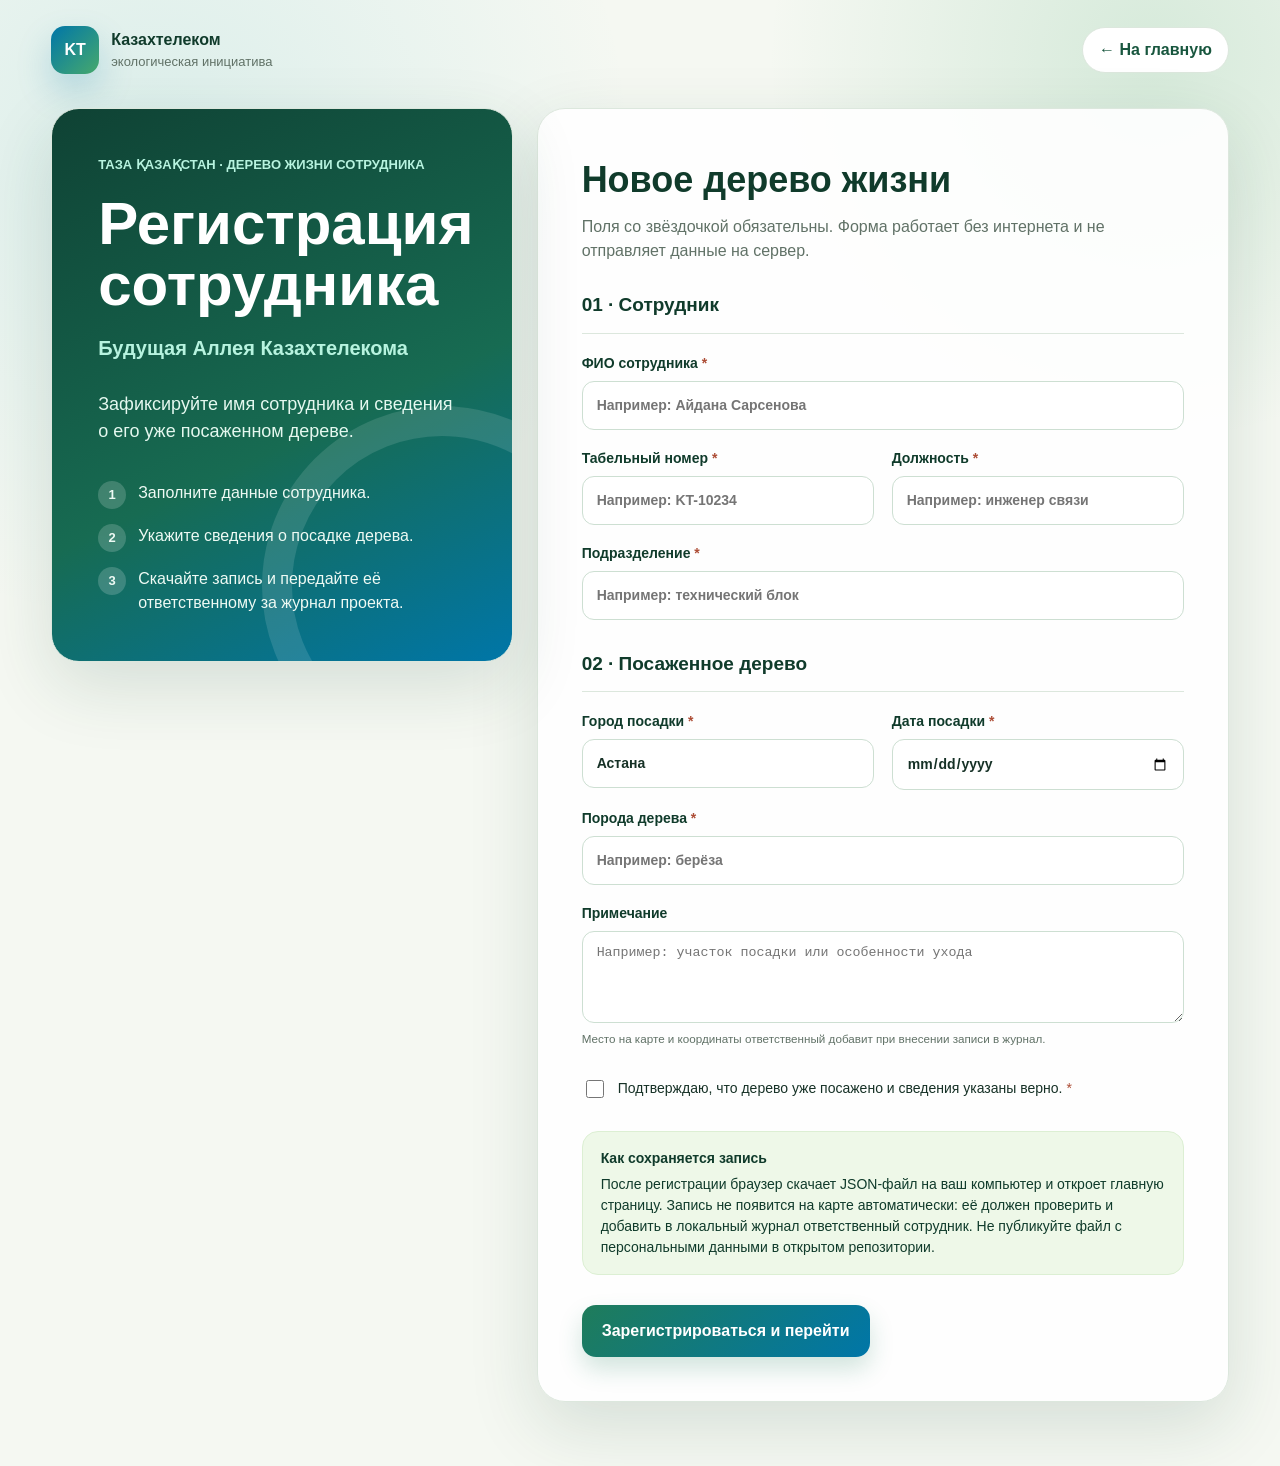
<file: index.html>
<!doctype html>
<html lang="ru">
  <head>
    <meta charset="utf-8" />
    <meta name="viewport" content="width=device-width, initial-scale=1" />
    <title>Дерево жизни сотрудника | Казахтелеком</title>
    <meta
      name="description"
      content="Локальный внутренний сайт проекта «Дерево жизни сотрудника» для Будущей Аллеи Казахтелекома."
    />
    <script>
      (() => {
        const registrationKey = "kt-tree-alley-registered-v1";
        let registered = new URLSearchParams(window.location.search).get("registered") === "1";
        try {
          if (registered) {
            localStorage.setItem(registrationKey, "1");
          } else {
            registered = localStorage.getItem(registrationKey) === "1";
          }
        } catch (error) {
          // При открытии через file:// хранилище может быть недоступно.
        }
        if (!registered) window.location.replace("register.html");
      })();
    </script>
    <link rel="stylesheet" href="style.css" />
  </head>
  <body>
    <div class="app-shell">
      <header class="hero">
        <nav class="topbar" aria-label="Главная навигация">
          <a class="brand" href="#top" aria-label="Казахтелеком, Дерево жизни сотрудника">
            <span class="brand-mark">KT</span>
            <span>
              <span class="brand-name">Казахтелеком</span>
              <span class="brand-caption">экологическая инициатива</span>
            </span>
          </a>

          <div class="nav-actions">
            <a href="#map">Карта</a>
            <a href="#journal">Журнал</a>
            <a href="#stats">Статистика</a>
            <a class="nav-register" href="register.html">Регистрация</a>
          </div>
        </nav>

        <section id="top" class="hero-grid">
          <div class="hero-copy">
            <p class="eyebrow">Таза Қазақстан · корпоративная культура · молодые сотрудники</p>
            <h1>Дерево жизни сотрудника</h1>
            <p class="subtitle">Будущая Аллея Казахтелекома</p>
            <p class="hero-text">
              Каждый новый сотрудник до 35 лет высаживает именное дерево как символ
              начала своего пути в компании. Со временем эти деревья складываются в
              живую карту вклада Казахтелекома в озеленение городов Казахстана.
            </p>

            <div class="hero-actions">
              <a class="primary-action" href="#login">Найти свое дерево</a>
              <a class="secondary-action" href="#map">Открыть генплан</a>
            </div>
          </div>

          <aside class="login-card" id="login" aria-labelledby="login-title">
            <div class="section-heading compact">
              <span class="leaf-dot"></span>
              <div>
                <h2 id="login-title">Вход сотрудника</h2>
                <p>Введите ФИО и табельный номер, чтобы открыть свое дерево.</p>
              </div>
            </div>

            <form id="loginForm" class="login-form">
              <label>
                <span>ФИО</span>
                <input id="fullNameInput" type="text" autocomplete="name" placeholder="Например: Айдана Сарсенова" />
              </label>

              <label>
                <span>Табельный номер</span>
                <input id="employeeNumberInput" type="text" autocomplete="off" placeholder="Например: KT-10234" />
              </label>

              <button type="submit">Показать мое дерево</button>
              <p id="loginMessage" class="form-message" role="status"></p>
            </form>
          </aside>
        </section>
      </header>

      <main>
        <section class="metrics" id="stats" aria-label="Статистика проекта">
          <article>
            <span id="totalTrees">0</span>
            <p>посаженных деревьев</p>
          </article>
          <article>
            <span id="totalCities">0</span>
            <p>города в проекте</p>
          </article>
          <article>
            <span id="totalDepartments">0</span>
            <p>подразделений</p>
          </article>
          <article>
            <span id="currentYearTrees">0</span>
            <p>посадок в 2026 году</p>
          </article>
        </section>

        <section class="workspace" id="map">
          <div class="workspace-header">
            <div class="section-heading">
              <span class="leaf-dot"></span>
              <div>
                <h2>Генеральный план аллеи</h2>
                <p>Локальная карта Астаны и будущая 3D-аллея с именными деревьями сотрудников.</p>
              </div>
            </div>

            <div class="view-toggle" role="tablist" aria-label="Переключение вида">
              <button class="active" type="button" data-view="plan" role="tab" aria-selected="true">План</button>
              <button type="button" data-view="alley" role="tab" aria-selected="false">3D-аллея</button>
            </div>
          </div>

          <div class="map-layout">
            <div class="map-panel active" id="planView">
              <img class="plan-image" src="assets/maps/astana-plan.svg" alt="Схема будущей Аллеи Казахтелекома в Астане" />
              <div id="treeLayer" class="tree-layer" aria-label="Именные деревья на карте"></div>
            </div>

            <div class="alley-panel" id="alleyView" aria-label="Условная 3D-аллея">
              <div class="sun"></div>
              <div class="alley-road"></div>
              <div id="alleyTrees" class="alley-trees"></div>
            </div>

            <aside class="tree-card" id="treeCard" aria-live="polite">
              <p class="card-kicker">Выберите дерево</p>
              <h3>Дерево жизни сотрудника</h3>
              <p class="empty-card">Нажмите на дерево на плане или найдите сотрудника через вход.</p>
            </aside>
          </div>
        </section>

        <section class="journal-section" id="journal">
          <div class="section-heading">
            <span class="leaf-dot"></span>
            <div>
              <h2>Журнал проекта</h2>
              <p>Все данные берутся из локального файла. Записи можно расширять вручную.</p>
            </div>
          </div>

          <div class="filters" aria-label="Фильтры журнала">
            <label>
              <span>Поиск</span>
              <input id="searchInput" type="search" placeholder="ФИО, табельный номер, должность" />
            </label>
            <label>
              <span>Город</span>
              <select id="cityFilter"></select>
            </label>
            <label>
              <span>Год</span>
              <select id="yearFilter"></select>
            </label>
            <label>
              <span>Подразделение</span>
              <select id="departmentFilter"></select>
            </label>
          </div>

          <div class="table-wrap">
            <table>
              <thead>
                <tr>
                  <th>ФИО</th>
                  <th>Табельный номер</th>
                  <th>Должность</th>
                  <th>Город</th>
                  <th>Период</th>
                  <th>Дерево</th>
                </tr>
              </thead>
              <tbody id="journalBody"></tbody>
            </table>
          </div>
        </section>

        <section class="future-section">
          <div>
            <p class="eyebrow">Будущее масштабирование</p>
            <h2>От Астаны к карте Казахстана</h2>
            <p>
              Первый этап показывает посадки в Астане. Следующие версии смогут добавлять
              города, филиалы и региональные аллеи, чтобы собрать единую национальную
              карту корпоративного озеленения Казахтелекома.
            </p>
          </div>
          <div class="kazakhstan-map" aria-label="Схема масштабирования по Казахстану">
            <span>Астана</span>
            <span>Алматы</span>
            <span>Шымкент</span>
            <span>Караганда</span>
            <span>Актобе</span>
          </div>
        </section>
      </main>
    </div>

    <script src="data/trees.js"></script>
    <script src="script.js"></script>
  </body>
</html>
</file>
<file: style.css>
:root {
  --green-900: #103b2b;
  --green-800: #18563e;
  --green-700: #1f7c5a;
  --green-500: #47a96d;
  --green-200: #dcefd3;
  --green-100: #eef8e8;
  --telecom-blue: #0076a8;
  --telecom-cyan: #22a9b6;
  --surface: #ffffff;
  --soft: #f5f8f2;
  --line: #dce7dd;
  --text: #163126;
  --muted: #617267;
  --shadow: 0 24px 70px rgba(19, 70, 51, 0.14);
}

* {
  box-sizing: border-box;
}

html {
  scroll-behavior: smooth;
}

body {
  margin: 0;
  background:
    radial-gradient(circle at 12% 10%, rgba(34, 169, 182, 0.12), transparent 30rem),
    radial-gradient(circle at 90% 4%, rgba(71, 169, 109, 0.18), transparent 24rem),
    var(--soft);
  color: var(--text);
  font-family: "Segoe UI", Arial, sans-serif;
  line-height: 1.5;
}

button,
input,
select {
  font: inherit;
}

a {
  color: inherit;
  text-decoration: none;
}

.app-shell {
  min-height: 100vh;
}

.hero {
  padding: 24px clamp(18px, 4vw, 56px) 36px;
}

.topbar,
.hero-grid,
.metrics,
.workspace,
.journal-section,
.future-section {
  width: min(1180px, 100%);
  margin: 0 auto;
}

.topbar {
  display: flex;
  align-items: center;
  justify-content: space-between;
  gap: 20px;
  margin-bottom: 42px;
}

.brand {
  display: flex;
  align-items: center;
  gap: 12px;
}

.brand-mark {
  display: grid;
  width: 48px;
  height: 48px;
  place-items: center;
  border-radius: 14px;
  background: linear-gradient(135deg, var(--telecom-blue), var(--green-500));
  color: #fff;
  font-weight: 800;
  letter-spacing: 0;
  box-shadow: 0 16px 35px rgba(0, 118, 168, 0.22);
}

.brand-name,
.brand-caption {
  display: block;
}

.brand-name {
  font-weight: 800;
  color: var(--green-900);
}

.brand-caption {
  color: var(--muted);
  font-size: 13px;
}

.nav-actions {
  display: flex;
  gap: 8px;
  color: var(--green-800);
  font-weight: 700;
}

.nav-actions a {
  border: 1px solid transparent;
  border-radius: 999px;
  padding: 9px 14px;
}

.nav-actions a:hover {
  background: rgba(255, 255, 255, 0.72);
  border-color: var(--line);
}

.nav-actions .nav-register {
  background: linear-gradient(135deg, var(--green-700), var(--telecom-blue));
  color: #fff;
  box-shadow: 0 10px 22px rgba(31, 124, 90, 0.18);
}

.nav-actions .nav-register:hover,
.nav-actions .nav-register:focus-visible {
  background: linear-gradient(135deg, var(--green-800), var(--telecom-blue));
  border-color: transparent;
}

.hero-grid {
  display: grid;
  grid-template-columns: minmax(0, 1.2fr) minmax(320px, 0.8fr);
  gap: 28px;
  align-items: stretch;
}

.hero-copy,
.login-card,
.workspace,
.journal-section,
.future-section {
  background: rgba(255, 255, 255, 0.78);
  border: 1px solid rgba(220, 231, 221, 0.9);
  box-shadow: var(--shadow);
  backdrop-filter: blur(14px);
}

.hero-copy {
  min-height: 520px;
  padding: clamp(32px, 6vw, 68px);
  border-radius: 28px;
  position: relative;
  overflow: hidden;
}

.hero-copy::after {
  content: "";
  position: absolute;
  right: -96px;
  bottom: -124px;
  width: 380px;
  height: 380px;
  border: 36px solid rgba(31, 124, 90, 0.12);
  border-radius: 50%;
}

.eyebrow {
  color: var(--telecom-blue);
  font-size: 13px;
  font-weight: 800;
  letter-spacing: 0;
  margin: 0 0 18px;
  text-transform: uppercase;
}

h1,
h2,
h3,
p {
  margin-top: 0;
}

h1 {
  max-width: 760px;
  color: var(--green-900);
  font-size: clamp(44px, 7vw, 78px);
  line-height: 0.96;
  margin-bottom: 18px;
}

.subtitle {
  color: var(--green-700);
  font-size: clamp(22px, 3vw, 34px);
  font-weight: 800;
  margin-bottom: 22px;
}

.hero-text {
  max-width: 680px;
  color: #405448;
  font-size: 18px;
}

.hero-actions {
  display: flex;
  flex-wrap: wrap;
  gap: 12px;
  margin-top: 34px;
}

.primary-action,
.secondary-action,
.login-form button {
  border: 0;
  border-radius: 14px;
  cursor: pointer;
  font-weight: 800;
  padding: 14px 18px;
}

.primary-action,
.login-form button {
  background: linear-gradient(135deg, var(--green-700), var(--telecom-blue));
  color: #fff;
  box-shadow: 0 16px 30px rgba(31, 124, 90, 0.22);
}

.secondary-action {
  background: var(--green-100);
  color: var(--green-800);
  border: 1px solid var(--green-200);
}

.login-card {
  border-radius: 24px;
  padding: 28px;
}

.section-heading {
  display: flex;
  align-items: flex-start;
  gap: 14px;
  margin-bottom: 22px;
}

.section-heading h2 {
  color: var(--green-900);
  font-size: clamp(24px, 3vw, 34px);
  line-height: 1.1;
  margin-bottom: 8px;
}

.section-heading p {
  color: var(--muted);
  margin-bottom: 0;
}

.section-heading.compact h2 {
  font-size: 25px;
}

.leaf-dot {
  flex: 0 0 auto;
  width: 26px;
  height: 26px;
  margin-top: 5px;
  border-radius: 80% 8px 80% 8px;
  background: linear-gradient(135deg, var(--green-500), var(--telecom-cyan));
  transform: rotate(-18deg);
}

.login-form {
  display: grid;
  gap: 16px;
}

.login-form label,
.filters label {
  display: grid;
  gap: 7px;
  color: var(--green-900);
  font-size: 13px;
  font-weight: 800;
}

.login-form input,
.filters input,
.filters select {
  width: 100%;
  border: 1px solid var(--line);
  border-radius: 12px;
  background: #fff;
  color: var(--text);
  padding: 13px 14px;
  outline: none;
}

.login-form input:focus,
.filters input:focus,
.filters select:focus {
  border-color: var(--telecom-cyan);
  box-shadow: 0 0 0 4px rgba(34, 169, 182, 0.14);
}

.form-message {
  min-height: 22px;
  color: var(--muted);
  font-size: 14px;
  margin-bottom: 0;
}

.metrics {
  display: grid;
  grid-template-columns: repeat(4, 1fr);
  gap: 14px;
  padding: 0 clamp(18px, 4vw, 0px);
}

.metrics article {
  background: #fff;
  border: 1px solid var(--line);
  border-radius: 18px;
  padding: 22px;
  box-shadow: 0 14px 30px rgba(19, 70, 51, 0.08);
}

.metrics span {
  display: block;
  color: var(--green-800);
  font-size: 34px;
  font-weight: 900;
}

.metrics p {
  color: var(--muted);
  margin-bottom: 0;
}

.workspace,
.journal-section,
.future-section {
  border-radius: 26px;
  margin-top: 28px;
  padding: clamp(18px, 3vw, 30px);
}

.workspace-header {
  display: flex;
  justify-content: space-between;
  gap: 20px;
  align-items: flex-start;
}

.view-toggle {
  display: flex;
  gap: 6px;
  background: var(--green-100);
  border: 1px solid var(--green-200);
  border-radius: 14px;
  padding: 5px;
}

.view-toggle button {
  border: 0;
  border-radius: 10px;
  background: transparent;
  color: var(--green-800);
  cursor: pointer;
  font-weight: 800;
  padding: 10px 13px;
}

.view-toggle button.active {
  background: #fff;
  box-shadow: 0 8px 18px rgba(19, 70, 51, 0.12);
}

.map-layout {
  display: grid;
  grid-template-columns: minmax(0, 1fr) 330px;
  gap: 20px;
  align-items: stretch;
}

.map-panel,
.alley-panel {
  position: relative;
  display: none;
  min-height: 520px;
  overflow: hidden;
  border: 1px solid var(--line);
  border-radius: 22px;
  background: #eaf6df;
}

.map-panel.active,
.alley-panel.active {
  display: block;
}

.plan-image {
  position: absolute;
  inset: 0;
  width: 100%;
  height: 100%;
  object-fit: cover;
}

.tree-layer {
  position: absolute;
  inset: 0;
}

.tree-pin {
  position: absolute;
  display: grid;
  width: 38px;
  height: 38px;
  place-items: center;
  border: 3px solid #fff;
  border-radius: 50% 50% 50% 12px;
  background: linear-gradient(135deg, var(--green-700), #6ebd5d);
  color: #fff;
  cursor: pointer;
  font-size: 18px;
  box-shadow: 0 10px 22px rgba(16, 59, 43, 0.22);
  transform: translate(-50%, -50%) rotate(-45deg);
  transition: transform 0.18s ease, box-shadow 0.18s ease;
}

.tree-pin span {
  transform: rotate(45deg);
}

.tree-pin:hover,
.tree-pin.selected {
  box-shadow: 0 14px 28px rgba(0, 118, 168, 0.28);
  transform: translate(-50%, -50%) rotate(-45deg) scale(1.12);
}

.tree-label {
  position: absolute;
  transform: translate(-50%, 18px);
  max-width: 150px;
  border-radius: 999px;
  background: rgba(255, 255, 255, 0.9);
  color: var(--green-900);
  font-size: 12px;
  font-weight: 800;
  padding: 5px 8px;
  text-align: center;
  box-shadow: 0 8px 18px rgba(16, 59, 43, 0.12);
  pointer-events: none;
}

.alley-panel {
  background:
    linear-gradient(180deg, rgba(183, 231, 239, 0.7), transparent 44%),
    linear-gradient(180deg, #dff3d4 0%, #9fd083 100%);
  perspective: 820px;
}

.sun {
  position: absolute;
  top: 42px;
  right: 58px;
  width: 92px;
  height: 92px;
  border-radius: 50%;
  background: #ffe39b;
  box-shadow: 0 0 55px rgba(255, 208, 83, 0.45);
}

.alley-road {
  position: absolute;
  left: 50%;
  bottom: -42px;
  width: 44%;
  height: 84%;
  background: linear-gradient(180deg, rgba(246, 239, 196, 0.4), #d9c98d);
  clip-path: polygon(42% 0, 58% 0, 100% 100%, 0 100%);
  transform: translateX(-50%) rotateX(62deg);
  transform-origin: bottom center;
}

.alley-tree {
  position: absolute;
  display: grid;
  justify-items: center;
  gap: 4px;
  border: 0;
  background: transparent;
  cursor: pointer;
  transform: translate(-50%, -50%);
}

.alley-crown {
  width: var(--size);
  height: var(--size);
  border-radius: 50% 50% 44% 56%;
  background: radial-gradient(circle at 35% 30%, #7ed274, var(--green-700));
  box-shadow: 0 14px 24px rgba(16, 59, 43, 0.2);
}

.alley-trunk {
  width: calc(var(--size) * 0.16);
  height: calc(var(--size) * 0.42);
  margin-top: -5px;
  border-radius: 8px;
  background: #806242;
}

.alley-name {
  max-width: 130px;
  border-radius: 8px;
  background: rgba(255, 255, 255, 0.9);
  color: var(--green-900);
  font-size: 12px;
  font-weight: 800;
  padding: 4px 7px;
}

.tree-card {
  min-height: 520px;
  border: 1px solid var(--line);
  border-radius: 22px;
  background:
    linear-gradient(180deg, rgba(238, 248, 232, 0.8), #fff 38%),
    #fff;
  padding: 22px;
}

.card-kicker {
  color: var(--telecom-blue);
  font-size: 12px;
  font-weight: 900;
  text-transform: uppercase;
  margin-bottom: 7px;
}

.tree-card h3 {
  color: var(--green-900);
  font-size: 28px;
  line-height: 1.1;
}

.empty-card {
  color: var(--muted);
}

.tree-avatar {
  display: grid;
  width: 116px;
  height: 116px;
  place-items: center;
  border-radius: 50%;
  background:
    radial-gradient(circle at 50% 34%, #72c96e 0 24%, transparent 25%),
    linear-gradient(90deg, transparent 45%, #8b6842 46% 54%, transparent 55%),
    var(--green-100);
  border: 1px solid var(--green-200);
  margin-bottom: 18px;
}

.tree-details {
  display: grid;
  gap: 10px;
  margin: 18px 0;
}

.tree-details div {
  display: flex;
  justify-content: space-between;
  gap: 16px;
  border-bottom: 1px solid var(--line);
  padding-bottom: 9px;
}

.tree-details dt {
  color: var(--muted);
}

.tree-details dd {
  margin: 0;
  color: var(--green-900);
  font-weight: 800;
  text-align: right;
}

.note {
  border-left: 4px solid var(--telecom-cyan);
  background: var(--green-100);
  border-radius: 12px;
  color: #43584a;
  padding: 12px;
}

.filters {
  display: grid;
  grid-template-columns: 1.3fr 0.8fr 0.7fr 1fr;
  gap: 12px;
  margin-bottom: 16px;
}

.table-wrap {
  overflow-x: auto;
  border: 1px solid var(--line);
  border-radius: 18px;
  background: #fff;
}

table {
  width: 100%;
  min-width: 840px;
  border-collapse: collapse;
}

th,
td {
  border-bottom: 1px solid var(--line);
  padding: 14px 16px;
  text-align: left;
}

th {
  color: var(--green-900);
  font-size: 13px;
  text-transform: uppercase;
}

td {
  color: #405448;
}

tbody tr {
  cursor: pointer;
}

tbody tr:hover {
  background: var(--green-100);
}

.future-section {
  display: grid;
  grid-template-columns: 1fr 1fr;
  gap: 24px;
  align-items: center;
  margin-bottom: 36px;
}

.future-section h2 {
  color: var(--green-900);
  font-size: clamp(28px, 4vw, 46px);
  line-height: 1.06;
}

.future-section p {
  color: var(--muted);
}

.kazakhstan-map {
  position: relative;
  min-height: 290px;
  border: 1px solid var(--line);
  border-radius: 24px;
  background:
    linear-gradient(135deg, rgba(0, 118, 168, 0.11), rgba(71, 169, 109, 0.2)),
    #fff;
  overflow: hidden;
}

.kazakhstan-map::before {
  content: "";
  position: absolute;
  inset: 38px 44px;
  border-radius: 45% 58% 42% 52%;
  background: rgba(31, 124, 90, 0.18);
  border: 2px solid rgba(31, 124, 90, 0.22);
}

.kazakhstan-map span {
  position: absolute;
  border-radius: 999px;
  background: #fff;
  color: var(--green-900);
  font-size: 13px;
  font-weight: 900;
  padding: 7px 10px;
  box-shadow: 0 10px 20px rgba(16, 59, 43, 0.1);
}

.kazakhstan-map span:nth-child(1) { left: 52%; top: 34%; }
.kazakhstan-map span:nth-child(2) { left: 58%; top: 70%; }
.kazakhstan-map span:nth-child(3) { left: 48%; top: 80%; }
.kazakhstan-map span:nth-child(4) { left: 44%; top: 49%; }
.kazakhstan-map span:nth-child(5) { left: 25%; top: 58%; }

@media (max-width: 940px) {
  .hero-grid,
  .map-layout,
  .future-section {
    grid-template-columns: 1fr;
  }

  .metrics,
  .filters {
    grid-template-columns: repeat(2, 1fr);
  }

  .tree-card {
    min-height: auto;
  }
}

@media (max-width: 640px) {
  .topbar,
  .workspace-header {
    align-items: flex-start;
    flex-direction: column;
  }

  .nav-actions {
    flex-wrap: wrap;
  }

  .hero-copy {
    min-height: auto;
  }

  .metrics,
  .filters {
    grid-template-columns: 1fr;
  }

  .map-panel,
  .alley-panel {
    min-height: 430px;
  }
}
</file>
